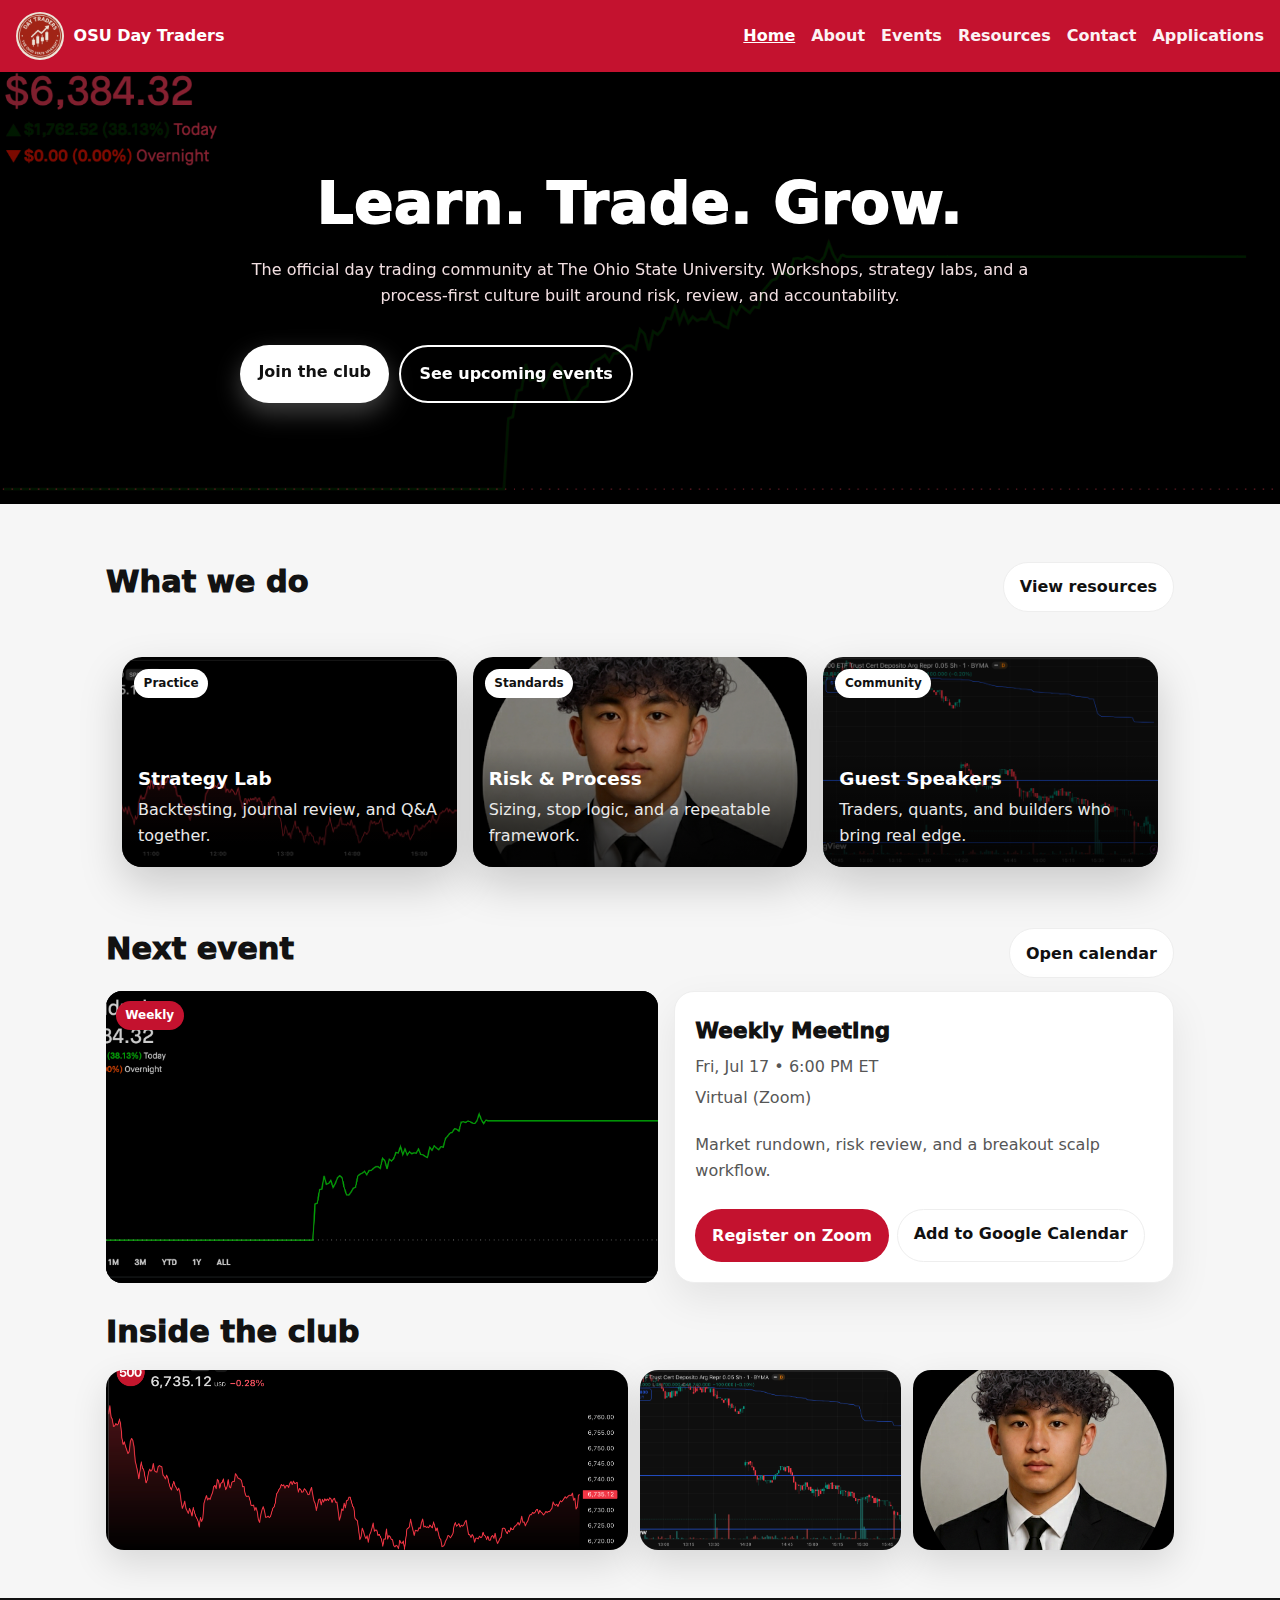
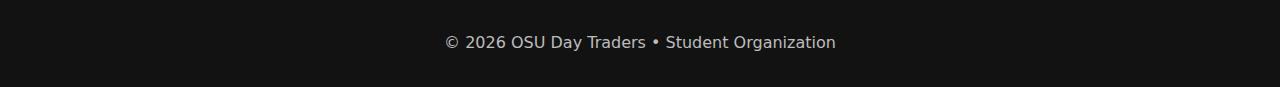
<file: index.html>
<!DOCTYPE html>
<html lang="en">
<head>
  <meta charset="UTF-8"/>
  <meta name="viewport" content="width=device-width, initial-scale=1.0"/>
  <title>OSU Day Traders • Learn. Trade. Grow.</title>

  <link rel="stylesheet" href="css/style.css"/>
  <link rel="icon" href="assets/icons/favicon.ico"/>

  <meta property="og:title" content="OSU Day Traders — Learn. Trade. Grow."/>
  <meta property="og:description" content="The official day trading community at The Ohio State University."/>
  <meta property="og:image" content="assets/images/osu-daytraders-logo.png"/>
  <meta name="twitter:card" content="summary_large_image"/>

  <!-- Page polish to match Applications/Events with strong imagery -->
  <style>
    :root{
      --scarlet:#c4122f; --ink:#121212; --muted:#646464; --panel:#fff; --surface:#f6f6f6;
    }
    body{background:var(--surface)}

    /* Header is from global CSS */

    /* HERO with image + overlay */
    .hero{
      position:relative; overflow:hidden; color:#fff;
      padding:clamp(3.5rem,6vw,6rem) 1rem;
      background:#7f0d1f; /* fallback */
      isolation:isolate;
    }
    .hero::before{
      content:""; position:absolute; inset:0; z-index:-2;
      background:url("assets/images/slide-1.png") center/cover no-repeat;
      filter:saturate(1.05) brightness(.7);
      transform:scale(1.03);
    }
    .hero::after{
      content:""; position:absolute; inset:0; z-index:-1;
      background:radial-gradient(1400px 520px at 70% -10%, rgba(220,42,71,.9) 0%, rgba(196,18,47,.92) 45%, rgba(122,9,24,.95) 100%);
      mix-blend-mode:multiply; opacity:.95;
    }
    .hero .wrap{max-width:1100px;margin:0 auto;display:grid;gap:1.2rem}
    .hero h1{margin:0;font-weight:1000;letter-spacing:.01em;
      font-size:clamp(2rem,4.6vw,3.6rem);line-height:1.06}
    .hero p{margin:.25rem 0 1.1rem;max-width:800px;color:#ffebee;font-size:clamp(1rem,1.25vw,1.15rem)}
    .cta-row{display:flex;gap:.6rem;flex-wrap:wrap}
    .btn{display:inline-block;border-radius:999px;padding:.9rem 1.15rem;font-weight:900;text-decoration:none}
    .btn-primary{background:#fff;color:#111;box-shadow:0 10px 24px rgba(255,255,255,.25)}
    .btn-outline{background:transparent;color:#fff;border:2px solid #fff}
    .btn:hover{filter:brightness(.95)}

    /* Page content */
    .page{max-width:1100px;margin:0 auto;padding:2rem 1rem 3rem}

    /* Feature image cards */
    .grid{display:grid;gap:1rem}
    .grid-3{grid-template-columns:repeat(3,1fr)}
    @media (max-width:900px){.grid-3{grid-template-columns:1fr}}
    .imgcard{
      position:relative; overflow:hidden; border-radius:20px; color:#fff;
      min-height:210px; box-shadow:0 18px 44px rgba(0,0,0,.18);
    }
    .imgcard img{position:absolute; inset:0; width:100%; height:100%; object-fit:cover; filter:brightness(.72) saturate(1.05)}
    .imgcard .badge{position:absolute; top:.75rem; left:.75rem; background:#fff;color:#111;font-weight:900;font-size:.75rem;padding:.3rem .6rem;border-radius:999px}
    .imgcard .cap{
      position:absolute; left:0; right:0; bottom:0; padding:1rem 1rem 1.15rem;
      background:linear-gradient(180deg,rgba(0,0,0,0) 0%, rgba(0,0,0,.55) 65%, rgba(0,0,0,.75) 100%);
    }
    .imgcard h3{margin:0 0 .25rem 0;font-size:1.15rem}
    .imgcard p{margin:0;color:#e9e9e9}

    /* Section headers */
    .section-head{display:flex;align-items:baseline;justify-content:space-between;gap:1rem;margin:1.4rem 0 .8rem}
    .section-head h2{margin:0;font-weight:1000;color:var(--ink);font-size:clamp(1.4rem,2.4vw,1.9rem)}
    .btn-light{background:#fff;color:#111;border:1px solid #eee;border-radius:999px;padding:.7rem 1rem;font-weight:900;text-decoration:none}

    /* Next event preview (image + details) */
    .next-event{display:grid;gap:1rem;grid-template-columns:1.05fr .95fr}
    @media (max-width:900px){.next-event{grid-template-columns:1fr}}
    .card{
      background:var(--panel); border:1px solid #eee; border-radius:20px;
      padding:clamp(1rem,2vw,1.25rem); box-shadow:0 16px 40px rgba(0,0,0,.08);
      transition:transform .14s ease, box-shadow .14s ease;
    }
    .card:hover{transform:translateY(-2px); box-shadow:0 24px 56px rgba(0,0,0,.12)}
    .event-visual{
      position:relative; overflow:hidden; border-radius:16px; min-height:220px;
      background:#111;
    }
    .event-visual img{position:absolute;inset:0;width:100%;height:100%;object-fit:cover;filter:brightness(.8)}
    .event-chip{position:absolute; top:.6rem; left:.6rem;background:var(--scarlet);color:#fff;font-weight:900;border-radius:999px;font-size:.75rem;padding:.3rem .6rem}
    .event-title{margin:.1rem 0 .35rem 0;font-weight:1000;color:var(--ink);font-size:1.35rem}
    .meta{display:grid;gap:.35rem;color:#565656}
    .event-actions{display:flex;gap:.5rem;flex-wrap:wrap;margin-top:.6rem}
    .btn-scarlet{background:var(--scarlet);color:#fff;border-radius:999px;padding:.85rem 1.05rem;font-weight:900;text-decoration:none}

    /* Gallery */
    .gallery{display:grid;gap:.75rem;grid-template-columns:2fr 1fr 1fr}
    @media (max-width:900px){.gallery{grid-template-columns:1fr}}
    .gallery figure{position:relative; overflow:hidden; border-radius:18px; margin:0; min-height:180px; box-shadow:0 14px 36px rgba(0,0,0,.12)}
    .gallery img{position:absolute; inset:0; width:100%; height:100%; object-fit:cover}
  </style>
</head>
<body>
  <!-- Header -->
  <header class="site-header">
    <a class="brand" href="index.html">
      <img src="assets/images/osu-daytraders-logo.png" alt="OSU Day Traders Logo"/>
      <span>OSU Day Traders</span>
    </a>
    <nav class="site-nav" aria-label="Main navigation">
      <button class="nav-toggle" aria-expanded="false" aria-controls="navMenu">☰</button>
      <ul id="navMenu">
        <li><a class="active" href="index.html">Home</a></li>
        <li><a href="about.html">About</a></li>
        <li><a href="events.html">Events</a></li>
        <li><a href="resources.html">Resources</a></li>
        <li><a href="contact.html">Contact</a></li>
        <li><a href="applications.html">Applications</a></li>
      </ul>
    </nav>
  </header>

  <!-- HERO -->
  <section class="hero">
    <div class="wrap">
      <h1>Learn. Trade. Grow.</h1>
      <p>The official day trading community at The Ohio State University. Workshops, strategy labs, and a process-first culture built around risk, review, and accountability.</p>
      <div class="cta-row">
        <a class="btn btn-primary" href="applications.html#member">Join the club</a>
        <a class="btn btn-outline" href="events.html">See upcoming events</a>
      </div>
    </div>
  </section>

  <!-- Feature image cards -->
  <main class="page">
    <div class="section-head">
      <h2>What we do</h2>
      <a class="btn-light" href="resources.html">View resources</a>
    </div>
    <section class="grid grid-3">
      <article class="imgcard">
        <img src="assets/images/slide-2.png" alt="Strategy Lab"/>
        <span class="badge">Practice</span>
        <div class="cap">
          <h3>Strategy Lab</h3>
          <p>Backtesting, journal review, and Q&A together.</p>
        </div>
      </article>
      <article class="imgcard">
        <img src="assets/images/trading-committee.jpg" alt="Risk & Process"/>
        <span class="badge">Standards</span>
        <div class="cap">
          <h3>Risk & Process</h3>
          <p>Sizing, stop logic, and a repeatable framework.</p>
        </div>
      </article>
      <article class="imgcard">
        <img src="assets/images/slide-3.png" alt="Speakers"/>
        <span class="badge">Community</span>
        <div class="cap">
          <h3>Guest Speakers</h3>
          <p>Traders, quants, and builders who bring real edge.</p>
        </div>
      </article>
    </section>

    <!-- Next Event with visual -->
    <div class="section-head" style="margin-top:1.6rem">
      <h2>Next event</h2>
      <a class="btn-light" href="events.html">Open calendar</a>
    </div>
    <section class="next-event">
      <aside class="event-visual">
        <img src="assets/images/slide-1.png" alt="Weekly Meeting"/>
        <span class="event-chip">Weekly</span>
      </aside>
      <article class="card">
        <h3 class="event-title" id="evName">Weekly Meeting</h3>
        <div class="meta">
          <div id="evWhen">Mon, Jan 1 • 6:00 PM ET</div>
          <div id="evWhere">Virtual (Zoom)</div>
          <p id="evDesc">Market rundown, risk review, and a breakout scalp workflow.</p>
        </div>
        <div class="event-actions">
          <a class="btn-scarlet" id="evZoom" target="_blank" rel="noopener">Register on Zoom</a>
          <a class="btn-light" id="evAdd" target="_blank" rel="noopener">Add to Google Calendar</a>
        </div>
      </article>
    </section>

    <!-- Gallery strip -->
    <div class="section-head" style="margin-top:1.6rem">
      <h2>Inside the club</h2>
    </div>
    <section class="gallery">
      <figure><img src="assets/images/slide-2.png" alt="Workshop session"/></figure>
      <figure><img src="assets/images/slide-3.png" alt="Study group"/></figure>
      <figure><img src="assets/images/trading-committee.jpg" alt="Committee review"/></figure>
    </section>
  </main>

  <!-- Footer -->
  <footer class="site-footer">
    <p>&copy; <span id="year"></span> OSU Day Traders • Student Organization</p>
  </footer>

  <script src="js/main.js"></script>
  <script>
    // Footer year
    document.getElementById('year').textContent = new Date().getFullYear();

    // Next-event data (kept consistent with Events page)
    const now = new Date();
    const next = {
      name: "Weekly Meeting",
      start: new Date(now.getFullYear(), now.getMonth(), 17, 18, 0), // 17th • 6 PM ET
      duration: 75,
      virtual: true,
      zoom: "https://osu.zoom.us/meeting/register/OBKK4x6ARW-nLENvzqbGAg",
      description: "Market rundown, risk review, and a breakout scalp workflow."
    };

    // Render preview
    const fmtDate = d => d.toLocaleDateString([], {weekday:"short", month:"short", day:"numeric"});
    const fmtTime = d => d.toLocaleTimeString([], {hour:"numeric", minute:"2-digit"});
    document.getElementById("evName").textContent = next.name;
    document.getElementById("evWhen").textContent = `${fmtDate(next.start)} • ${fmtTime(next.start)} ET`;
    document.getElementById("evWhere").textContent = "Virtual (Zoom)";
    document.getElementById("evDesc").textContent = next.description;
    document.getElementById("evZoom").href = next.zoom;

    // Google Calendar link
    function pad(n){return String(n).padStart(2,"0")}
    const end = new Date(next.start.getTime() + (next.duration||60)*60000);
    const fmtICS = d => `${d.getFullYear()}${pad(d.getMonth()+1)}${pad(d.getDate())}T${pad(d.getHours())}${pad(d.getMinutes())}00`;
    const gcal = new URLSearchParams({
      action:"TEMPLATE",
      text: next.name,
      details: `${next.description}\nZoom: ${next.zoom}`,
      location: "Virtual",
      dates: `${fmtICS(next.start)}/${fmtICS(end)}`
    });
    document.getElementById("evAdd").href = `https://calendar.google.com/calendar/render?${gcal.toString()}`;
  </script>
</body>
</html>
</file>
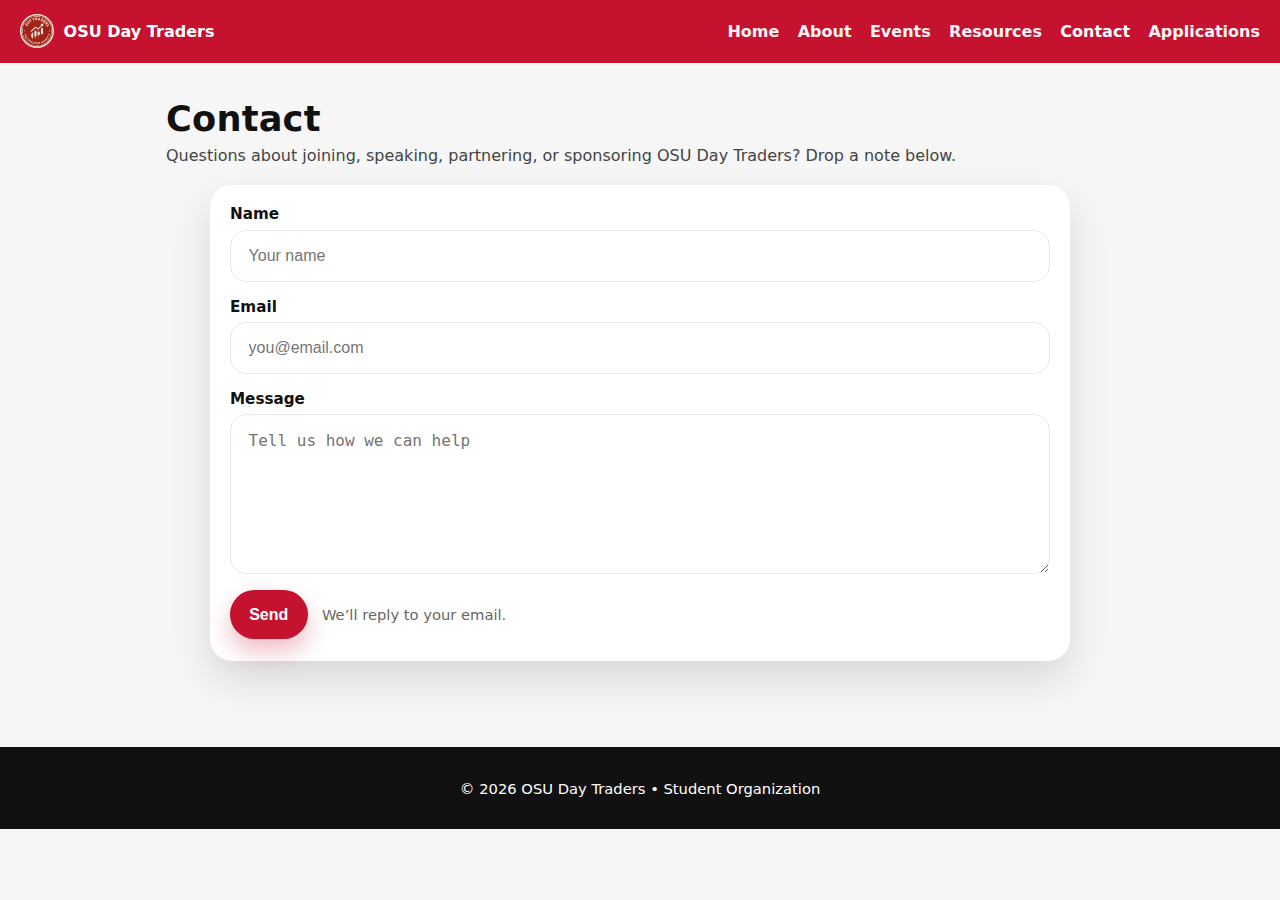
<file: contact.html>
<!DOCTYPE html>
<html lang="en">
<head>
  <meta charset="UTF-8"/>
  <meta name="viewport" content="width=device-width, initial-scale=1.0"/>
  <title>Contact • OSU Day Traders</title>
  <link rel="icon" href="assets/icons/favicon.ico"/>

  <!-- Local page styles (kept minimal, on-brand) -->
  <style>
    :root{
      --scarlet:#c4122f; --ink:#111; --muted:#575757;
      --surface:#f6f6f6; --panel:#fff;
    }
    *{box-sizing:border-box}
    body{margin:0;font-family:system-ui,-apple-system,Segoe UI,Roboto,Arial,sans-serif;color:var(--ink);background:var(--surface)}

    /* Top bar (same visual language as other pages) */
    header{background:var(--scarlet);padding:.9rem 1.25rem;display:flex;align-items:center;justify-content:space-between}
    .brand{display:flex;align-items:center;gap:.6rem;color:#fff;text-decoration:none;font-weight:900}
    .brand img{width:34px;height:34px;border-radius:50%}
    nav ul{margin:0;padding:0;list-style:none;display:flex;gap:1.15rem}
    nav a{color:#fff;text-decoration:none;font-weight:800;opacity:.95}
    nav a.active,nav a:hover{opacity:1}

    /* Page shell */
    .wrap{max-width:980px;margin:0 auto;padding:2.2rem 1rem 3.2rem}
    h1{margin:0 0 .45rem;font-size:clamp(1.9rem,3.2vw,2.2rem);font-weight:900;letter-spacing:.2px}
    .lede{margin:0 0 1.25rem;color:#444}

    /* Card */
    .card{
      background:var(--panel);border-radius:22px;padding:1.25rem 1.25rem 1.4rem;
      box-shadow:0 18px 40px rgba(0,0,0,.12);max-width:860px;margin:0 auto;
    }

    /* Form */
    form{display:grid;gap:1rem}
    .row{display:grid;gap:.4rem}
    label{font-weight:850;font-size:.95rem}
    input,textarea{
      width:100%;border:1px solid #e9e9e9;background:#fff;border-radius:16px;
      padding:1rem 1.1rem;font-size:1rem;outline:none;transition:border-color .15s, box-shadow .15s;
    }
    input:focus,textarea:focus{border-color:#dadada;box-shadow:0 0 0 4px rgba(196,18,47,.12)}
    textarea{min-height:160px;resize:vertical}

    .actions{display:flex;gap:.9rem;align-items:center;flex-wrap:wrap}
    .btn{
      border:none;border-radius:999px;padding:.95rem 1.2rem;font-weight:900;font-size:1rem;cursor:pointer;
      transition:transform .15s, filter .15s, box-shadow .15s;
    }
    .btn-primary{background:var(--scarlet);color:#fff;box-shadow:0 12px 24px rgba(196,18,47,.28)}
    .btn-primary:hover{transform:translateY(-2px);filter:brightness(.97)}
    .hint{color:#666;font-size:.92rem}

    /* Inline states */
    .alert{display:none;margin-top:.6rem;padding:.85rem 1rem;border-radius:14px;font-weight:800}
    .alert.ok{background:#eaf7ee;color:#135a2c}
    .alert.err{background:#fdeaea;color:#7a1010}

    /* Footer */
    footer{background:#111;color:#fff;text-align:center;padding:1.1rem 1rem;font-size:.92rem;margin-top:2.2rem}
  </style>
</head>
<body>
  <!-- Header -->
  <header>
    <a class="brand" href="index.html">
      <img src="assets/images/osu-daytraders-logo.png" alt="OSU Day Traders Logo">
      <span>OSU Day Traders</span>
    </a>
    <nav aria-label="Main">
      <ul>
        <li><a href="index.html">Home</a></li>
        <li><a href="about.html">About</a></li>
        <li><a href="events.html">Events</a></li>
        <li><a href="resources.html">Resources</a></li>
        <li><a class="active" href="contact.html">Contact</a></li>
        <li><a href="applications.html">Applications</a></li>
      </ul>
    </nav>
  </header>

  <!-- Content -->
  <main class="wrap">
    <h1>Contact</h1>
    <p class="lede">Questions about joining, speaking, partnering, or sponsoring OSU Day Traders? Drop a note below.</p>

    <section class="card" aria-labelledby="contactFormTitle">
      <h2 id="contactFormTitle" style="position:absolute;left:-9999px">Contact form</h2>

      <form id="contactForm" action="https://formspree.io/f/manayagg" method="POST">
        <div class="row">
          <label for="name">Name</label>
          <input id="name" name="name" type="text" autocomplete="name" placeholder="Your name" required>
        </div>

        <div class="row">
          <label for="email">Email</label>
          <input id="email" name="_replyto" type="email" inputmode="email" autocomplete="email" placeholder="you@email.com" required>
        </div>

        <div class="row">
          <label for="message">Message</label>
          <textarea id="message" name="message" placeholder="Tell us how we can help" required></textarea>
        </div>

        <!-- spam honeypot -->
        <input type="text" name="_gotcha" style="display:none" tabindex="-1" autocomplete="off" aria-hidden="true">

        <div class="actions">
          <button class="btn btn-primary" type="submit" id="sendBtn">Send</button>
          <span class="hint" id="statusHint">We’ll reply to your email.</span>
        </div>

        <div id="formOk"  class="alert ok">Thanks — your message was sent.</div>
        <div id="formErr" class="alert err">Couldn’t send right now. Try again in a bit.</div>
      </form>
    </section>
  </main>

  <!-- Footer -->
  <footer>
    <p>&copy; <span id="year"></span> OSU Day Traders • Student Organization</p>
  </footer>

  <!-- Lightweight JS for inline success/fail UX -->
  <script>
    document.getElementById('year').textContent = new Date().getFullYear();

    const form = document.getElementById('contactForm');
    const sendBtn = document.getElementById('sendBtn');
    const ok  = document.getElementById('formOk');
    const err = document.getElementById('formErr');
    const hint= document.getElementById('statusHint');

    form.addEventListener('submit', async (e)=>{
      e.preventDefault();
      ok.style.display='none'; err.style.display='none';
      sendBtn.disabled = true; sendBtn.textContent = 'Sending…';

      try{
        const res = await fetch(form.action, {
          method: 'POST',
          headers: { 'Accept': 'application/json' },
          body: new FormData(form)
        });
        if(res.ok){
          form.reset();
          ok.style.display='block';
          hint.textContent='We’ll reply soon.';
        }else{
          err.style.display='block';
        }
      }catch{
        err.style.display='block';
      }finally{
        sendBtn.disabled = false; sendBtn.textContent = 'Send';
      }
    });
  </script>
</body>
</html>
</file>
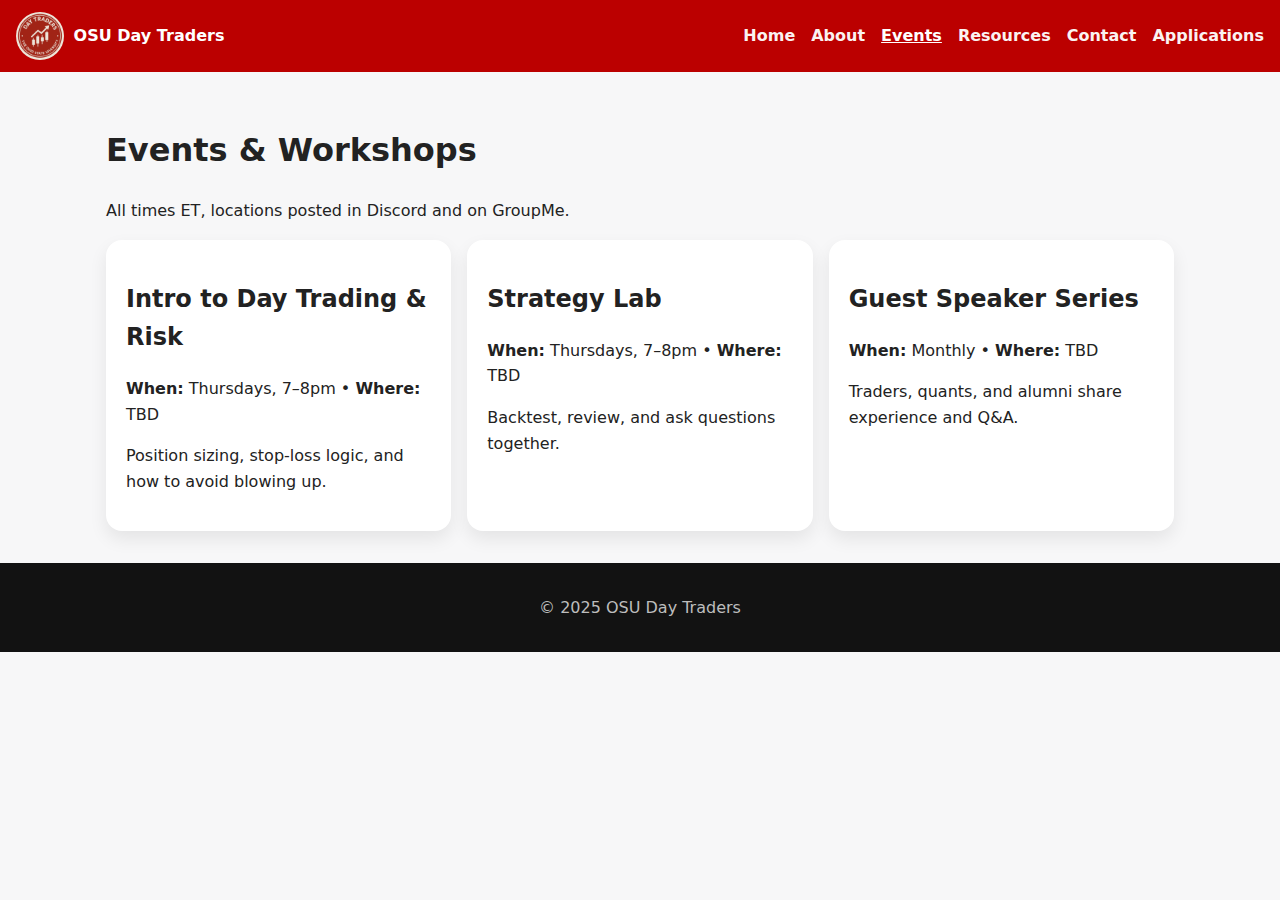
<file: events.html>
<!DOCTYPE html>

<html lang="en">
<head>
<meta charset="utf-8"/>
<meta content="width=device-width, initial-scale=1.0" name="viewport"/>
<title>Events • OSU Day Traders</title>
<link href="css/style.css" rel="stylesheet"/>
</head>
<body>
<header class="site-header">
<a class="brand" href="index.html">
<img alt="OSU Day Traders Logo" src="assets/images/osu-daytraders-logo.png"/>
<span>OSU Day Traders</span>
</a>
<nav aria-label="Main navigation" class="site-nav">
<button aria-controls="navMenu" aria-expanded="false" class="nav-toggle">☰</button>
<ul id="navMenu">
<li><a href="index.html">Home</a></li>
<li><a href="about.html">About</a></li>
<li><a class="active" href="events.html">Events</a></li>
<li><a href="resources.html">Resources</a></li>
<li><a href="contact.html">Contact</a></li>
<li><a href="applications.html">Applications</a></li></ul>
</nav>
</header>
<main class="content">
<h1>Events &amp; Workshops</h1>
<p>All times ET, locations posted in Discord and on GroupMe.</p>
<div class="events-list">
<article class="event card">
<h2>Intro to Day Trading &amp; Risk</h2>
<p><strong>When:</strong> Thursdays, 7–8pm • <strong>Where:</strong> TBD</p>
<p>Position sizing, stop-loss logic, and how to avoid blowing up.</p>
</article>
<article class="event card">
<h2>Strategy Lab</h2>
<p><strong>When:</strong> Thursdays, 7–8pm • <strong>Where:</strong> TBD</p>
<p> Backtest, review, and ask questions together.</p>
</article>
<article class="event card">
<h2>Guest Speaker Series</h2>
<p><strong>When:</strong> Monthly • <strong>Where:</strong> TBD</p>
<p>Traders, quants, and alumni share experience and Q&amp;A.</p>
</article>
</div>
</main>
<footer class="site-footer">
<p>© 2025 OSU Day Traders</p>
</footer>
<script src="js/main.js"></script>
</body>
</html>
</file>
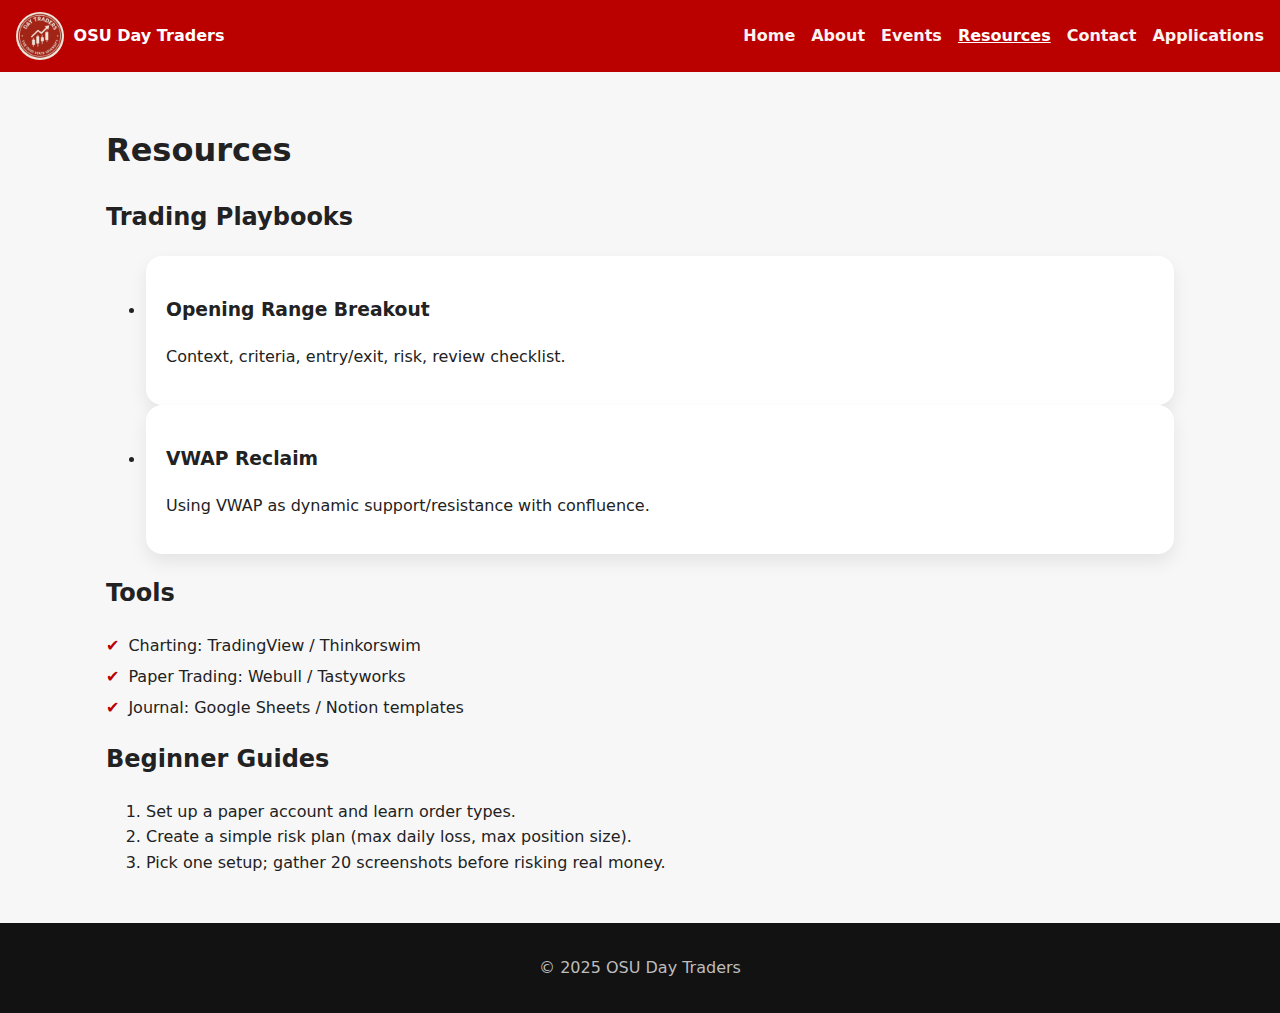
<file: resources.html>
<!DOCTYPE html>

<html lang="en">
<head>
<meta charset="utf-8"/>
<meta content="width=device-width, initial-scale=1.0" name="viewport"/>
<title>Resources • OSU Day Traders</title>
<link href="css/style.css" rel="stylesheet"/>
</head>
<body>
<header class="site-header">
<a class="brand" href="index.html">
<img alt="OSU Day Traders Logo" src="assets/images/osu-daytraders-logo.png"/>
<span>OSU Day Traders</span>
</a>
<nav aria-label="Main navigation" class="site-nav">
<button aria-controls="navMenu" aria-expanded="false" class="nav-toggle">☰</button>
<ul id="navMenu">
<li><a href="index.html">Home</a></li>
<li><a href="about.html">About</a></li>
<li><a href="events.html">Events</a></li>
<li><a class="active" href="resources.html">Resources</a></li>
<li><a href="contact.html">Contact</a></li>
<li><a href="applications.html">Applications</a></li></ul>
</nav>
</header>
<main class="content">
<h1>Resources</h1>
<section id="playbooks">
<h2>Trading Playbooks</h2>
<ul class="cards cards--2">
<li class="card"><h3>Opening Range Breakout</h3><p>Context, criteria, entry/exit, risk, review checklist.</p></li>
<li class="card"><h3>VWAP Reclaim</h3><p>Using VWAP as dynamic support/resistance with confluence.</p></li>
</ul>
</section>
<section>
<h2>Tools</h2>
<ul class="checklist">
<li>Charting: TradingView / Thinkorswim</li>
<li>Paper Trading: Webull / Tastyworks</li>
<li>Journal: Google Sheets / Notion templates</li>
</ul>
</section>
<section>
<h2>Beginner Guides</h2>
<ol>
<li>Set up a paper account and learn order types.</li>
<li>Create a simple risk plan (max daily loss, max position size).</li>
<li>Pick one setup; gather 20 screenshots before risking real money.</li>
</ol>
</section>
</main>
<footer class="site-footer">
<p>© 2025 OSU Day Traders</p>
</footer>
<script src="js/main.js"></script>
</body>
</html>
</file>
<file: css/style.css>
/* ========== CSS: OSU Day Traders ========== */
:root{
  --scarlet:#bb0000;   /* OSU Scarlet */
  --gray:#666666;      /* Accent gray */
  --dark:#1f1f1f;
  --light:#f7f7f8;
  --white:#ffffff;
  --radius:16px;
  --shadow:0 8px 18px rgba(0,0,0,.08);
}

*{box-sizing:border-box}
html,body{margin:0;padding:0}
body{
  font-family: system-ui, -apple-system, Segoe UI, Roboto, Arial, sans-serif;
  color:#222;background:var(--light);line-height:1.6;
}

/* Header / Nav */
.site-header{
  display:flex;align-items:center;justify-content:space-between;
  gap:1rem;padding:0.75rem 1rem;background:var(--scarlet);color:var(--white);
  position:sticky;top:0;z-index:20;
}
.brand{display:flex;align-items:center;gap:.6rem;color:var(--white);text-decoration:none;font-weight:800}
.brand img{height:48px;width:auto;border-radius:50%}
.site-nav ul{display:flex;gap:1rem;list-style:none;margin:0;padding:0}
.site-nav a{color:var(--white);text-decoration:none;font-weight:700;opacity:.95}
.site-nav a.active,.site-nav a:hover{opacity:1;text-decoration:underline}
.nav-toggle{display:none}

/* Hero */
.hero{
  min-height:48vh;display:grid;place-items:center;
  background:linear-gradient(135deg, #b30000 0%, #7a0000 70%);
  color:var(--white);text-align:center;padding:4rem 1rem;
}
.hero h1{font-size:clamp(2rem,6vw,3.25rem);margin:.2rem 0}
.hero p{font-size:clamp(1rem,2.5vw,1.25rem);opacity:.95}
.btn{display:inline-block;padding:.8rem 1.2rem;border-radius:999px;font-weight:800;text-decoration:none}
.btn--light{background:var(--white);color:var(--scarlet)}
.btn--outline{border:2px solid var(--white);color:var(--white);margin-left:.5rem}
.btn--dark{background:var(--dark);color:var(--white)}

/* Slideshow */
.slideshow{position:relative;max-width:1100px;margin:-2rem auto 2rem;background:var(--white);
  border-radius:var(--radius);box-shadow:var(--shadow);overflow:hidden}
.slideshow__viewport{display:flex;align-items:center;justify-content:center;min-height:260px}
.slideshow__viewport img{width:100%;height:auto;display:none}
.slideshow__controls{position:absolute;inset:0;display:flex;justify-content:space-between;align-items:center;padding:0 .5rem;pointer-events:none}
.slideshow__controls button{pointer-events:auto;border:0;background:rgba(0,0,0,.4);color:#fff;font-size:2rem;width:44px;height:44px;border-radius:50%}
.slideshow__dots{display:flex;gap:.5rem;justify-content:center;padding:.75rem}
.slideshow__dots button{width:10px;height:10px;border-radius:50%;border:0;background:#ddd}
.slideshow__dots button[aria-selected="true"]{background:var(--scarlet)}

/* Cards & grids */
.grid{display:grid;gap:1.25rem;padding:2rem 1rem;max-width:1100px;margin:0 auto}
.grid--3{grid-template-columns:repeat(3,1fr)}
.card{background:var(--white);border-radius:var(--radius);box-shadow:var(--shadow);padding:1.25rem}
.link{font-weight:800;color:var(--scarlet);text-decoration:none}
.link:hover{text-decoration:underline}

/* Content wrappers */
.content{max-width:1100px;margin:0 auto;padding:2rem 1rem}
.content.narrow{max-width:800px}

/* Lists */
.checklist{list-style: none;padding-left:0}
.checklist li{position:relative;padding-left:1.4rem;margin:.35rem 0}
.checklist li::before{content:'✔';position:absolute;left:0;top:0;color:var(--scarlet)}

/* Events */
.events-list{display:grid;grid-template-columns:repeat(auto-fit,minmax(260px,1fr));gap:1rem}

/* CTA banner */
.cta-banner{background:var(--scarlet);color:var(--white);text-align:center;padding:2rem 1rem;margin:2rem 0}

/* Footer */
.site-footer{background:#121212;color:#bdbdbd;text-align:center;padding:1rem}

/* Forms */
.contact-form{display:grid;gap:.75rem}
.contact-form input,.contact-form textarea{
  width:100%;padding:.75rem;border-radius:10px;border:1px solid #ddd;background:#fff;
}
.form-note{font-size:.9rem;color:#666}

/* ---------- Leadership cards (NO GRID) ---------- */
.leaders{
  display:flex;
  flex-direction:column;   /* keep vertical stack */
  gap:1rem;
  margin-top:1rem;
}
.leader.card{
  display:flex;
  align-items:center;
  gap:1rem;
  padding:1rem;
}
.leader.card h3{margin:.25rem 0 .25rem}
.leader.card p{margin:0}

/* Photo styling */
.leader-photo {
  width: 70px;         /* reduced size */
  height: 70px;        /* keep it square */
  border-radius: 50%;  /* circle portrait */
  object-fit: cover;   /* crop/center image nicely */
  box-shadow: var(--shadow);
  flex: 0 0 auto;
}

/* If you want a bigger portrait on a specific card, add class="leader-photo lg" */
.leader-photo.lg{width:140px;height:140px}

/* Stack photo above text on small screens */
@media (max-width: 600px){
  .leader.card{flex-direction:column;text-align:center}
}

/* Responsive nav */
@media (max-width: 840px){
  .site-nav ul{display:none;flex-direction:column;background:var(--scarlet);position:absolute;right:1rem;top:64px;padding:1rem;border-radius:12px}
  .site-nav ul.show{display:flex}
  .nav-toggle{display:inline-block;background:transparent;border:2px solid var(--white);color:#fff;border-radius:8px;padding:.25rem .5rem}
  .grid--3{grid-template-columns:1fr}
}
</file>
